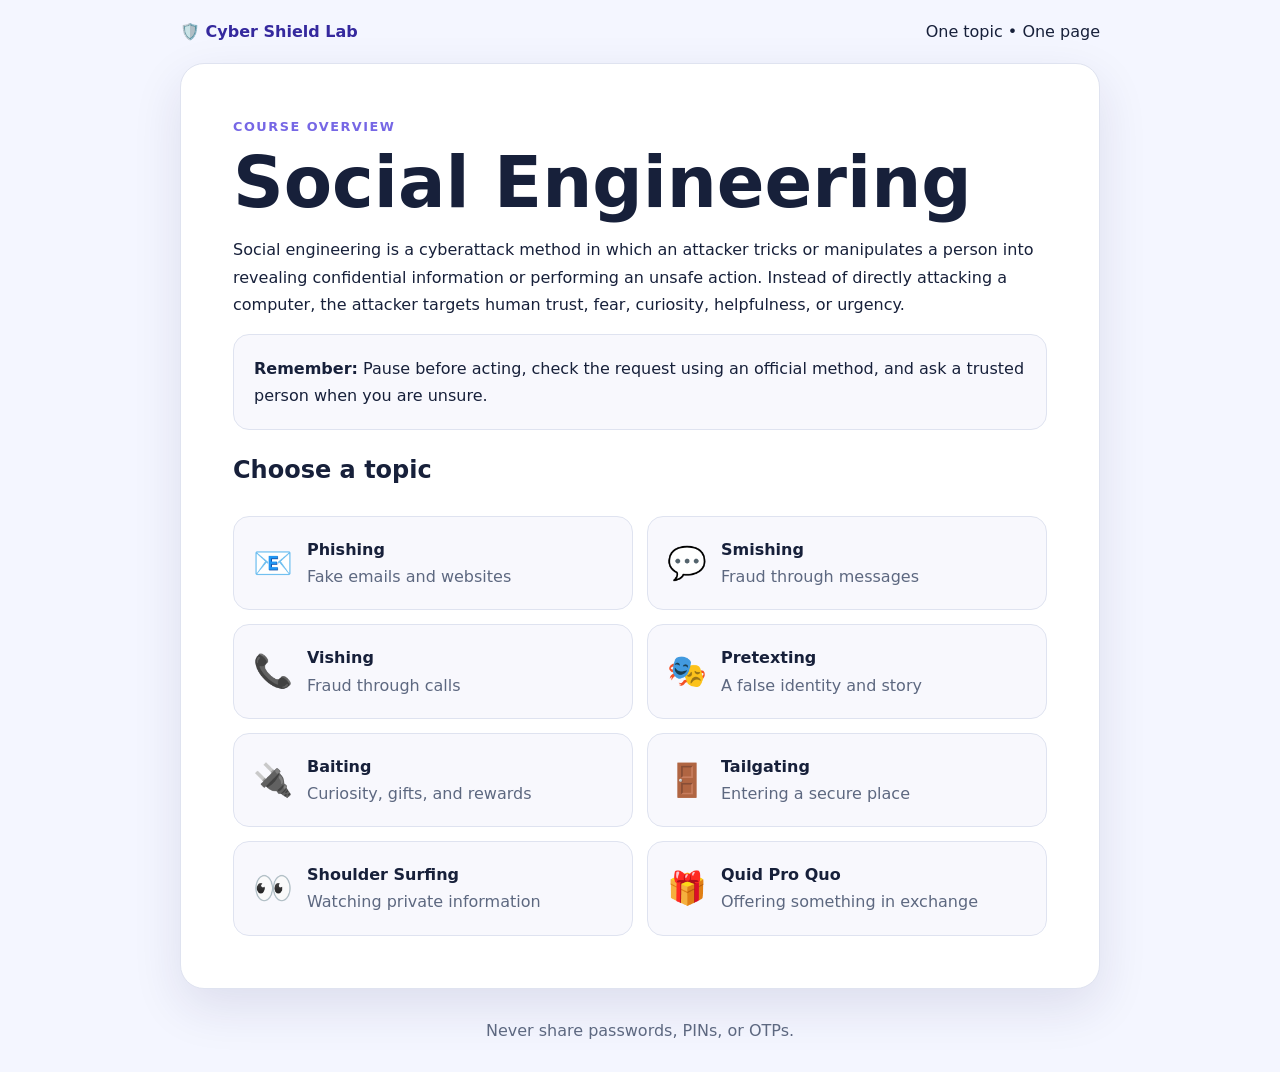
<file: index.html>
<!doctype html><html><head><meta charset="utf-8"><meta name="viewport" content="width=device-width"><title>Social Engineering Lab</title><link rel="stylesheet" href="styles.css"></head><body><header class="wrap"><a href="index.html">🛡️ Cyber Shield Lab</a><span>One topic • One page</span></header><main class="wrap"><section class="hero"><div class="eyebrow">Course overview</div><h1>Social Engineering</h1><p>Social engineering is a cyberattack method in which an attacker tricks or manipulates a person into revealing confidential information or performing an unsafe action. Instead of directly attacking a computer, the attacker targets human trust, fear, curiosity, helpfulness, or urgency.</p><div class="block"><b>Remember:</b> Pause before acting, check the request using an official method, and ask a trusted person when you are unsure.</div><h2>Choose a topic</h2><div class="grid"><a class="card" href="phishing.html"><b class="icon">📧</b><span><b>Phishing</b><span>Fake emails and websites</span></span></a><a class="card" href="smishing.html"><b class="icon">💬</b><span><b>Smishing</b><span>Fraud through messages</span></span></a><a class="card" href="vishing.html"><b class="icon">📞</b><span><b>Vishing</b><span>Fraud through calls</span></span></a><a class="card" href="pretexting.html"><b class="icon">🎭</b><span><b>Pretexting</b><span>A false identity and story</span></span></a><a class="card" href="baiting.html"><b class="icon">🔌</b><span><b>Baiting</b><span>Curiosity, gifts, and rewards</span></span></a><a class="card" href="tailgating.html"><b class="icon">🚪</b><span><b>Tailgating</b><span>Entering a secure place</span></span></a><a class="card" href="shoulder.html"><b class="icon">👀</b><span><b>Shoulder Surfing</b><span>Watching private information</span></span></a><a class="card" href="quid.html"><b class="icon">🎁</b><span><b>Quid Pro Quo</b><span>Offering something in exchange</span></span></a></div></section></main><footer>Never share passwords, PINs, or OTPs.</footer></body></html>
</file>
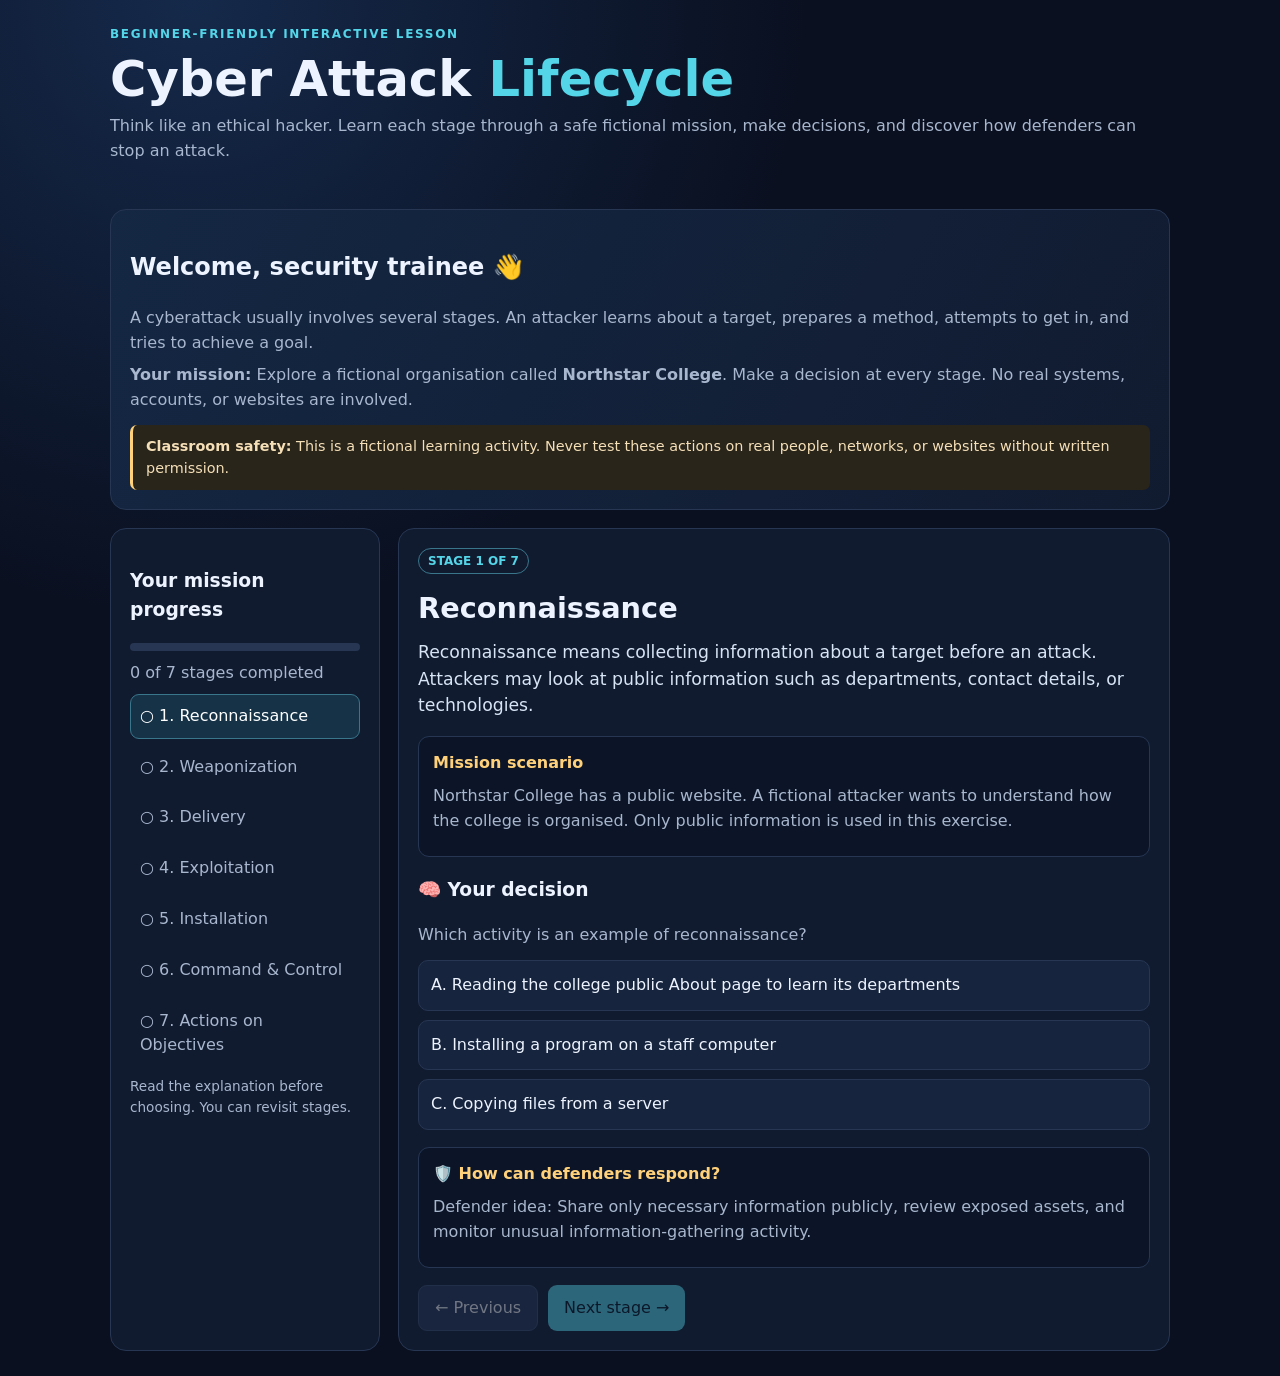
<file: cyber-attack-lifecycle/index.html>
<!doctype html>
<html lang="en"><head><meta charset="utf-8"><meta name="viewport" content="width=device-width,initial-scale=1"><title>Cyber Attack Lifecycle | Class Lab</title>
<style>
:root{--bg:#0a1020;--panel:#111b30;--panel2:#17243d;--line:#263653;--text:#edf4ff;--muted:#a8b7ce;--cyan:#54d6e8;--green:#70e0a1;--red:#ff7d88;--amber:#ffd17a}
*{box-sizing:border-box}body{margin:0;background:radial-gradient(circle at 15% 0%,#15294a 0,transparent 35%),var(--bg);color:var(--text);font:16px/1.55 system-ui,Segoe UI,sans-serif}header,main{max-width:1100px;margin:auto;padding:25px 20px}header{padding-bottom:12px}.eyebrow{color:var(--cyan);font-size:.75rem;font-weight:800;letter-spacing:.14em;text-transform:uppercase}h1{font-size:clamp(2rem,5vw,3.1rem);line-height:1.1;margin:8px 0}h1 span{color:var(--cyan)}p{color:var(--muted);margin:.5rem 0}.intro,.panel{background:var(--panel);border:1px solid var(--line);border-radius:16px;padding:19px}.intro{margin-bottom:18px;background:linear-gradient(120deg,#142743,#111b30)}.notice{border-left:3px solid var(--amber);background:#2a251b;padding:10px 13px;margin-top:12px;border-radius:7px;color:#f5dfb7;font-size:.9rem}.layout{display:grid;grid-template-columns:270px 1fr;gap:18px}.progress{height:8px;background:#263653;border-radius:20px;overflow:hidden;margin:10px 0}.progress div{height:100%;background:var(--cyan);width:0}.steps{display:grid;gap:6px}.step{width:100%;text-align:left;background:transparent;border:1px solid transparent;border-radius:9px;padding:9px;color:var(--muted);cursor:pointer;font:inherit}.step.active{border-color:#39768b;background:#153247;color:white}.step.done{color:var(--green)}.tag{display:inline-block;border:1px solid #39768b;color:var(--cyan);padding:3px 9px;border-radius:30px;font-size:.75rem;font-weight:750}.title{font-size:1.8rem;margin:12px 0 4px}.definition{font-size:1.08rem;color:#d7e4f5}.story{background:#0c1527;border:1px solid var(--line);padding:14px;border-radius:11px;margin:17px 0}.story strong{color:var(--amber)}.choices{display:grid;gap:9px;margin-top:12px}.choice{background:var(--panel2);border:1px solid var(--line);border-radius:10px;padding:12px;color:var(--text);text-align:left;cursor:pointer;font:inherit}.choice:hover{border-color:var(--cyan)}.choice:disabled{cursor:default;opacity:.85}.choice.correct{border-color:var(--green);background:#123327}.choice.wrong{border-color:var(--red);background:#351e2a}.feedback{display:none;background:#172a35;border:1px solid #39768b;padding:13px;border-radius:10px;margin-top:12px}.feedback.show{display:block}.feedback strong{color:var(--green)}.feedback.bad strong{color:var(--red)}.actions{display:flex;gap:10px;flex-wrap:wrap;margin-top:17px}.btn{border:0;border-radius:9px;padding:10px 16px;background:var(--cyan);color:#061522;font-weight:800;cursor:pointer;font:inherit}.btn.secondary{background:#263653;color:white;border:1px solid #3a4e6d}.btn:disabled{opacity:.4;cursor:not-allowed}.score{font-size:3rem;color:var(--green);font-weight:850}@media(max-width:740px){.layout{grid-template-columns:1fr}.steps{grid-template-columns:repeat(2,minmax(0,1fr))}}
</style></head><body>
<header><div class="eyebrow">Beginner-friendly interactive lesson</div><h1>Cyber Attack <span>Lifecycle</span></h1><p>Think like an ethical hacker. Learn each stage through a safe fictional mission, make decisions, and discover how defenders can stop an attack.</p></header>
<main><section class="intro"><h2>Welcome, security trainee 👋</h2><p>A cyberattack usually involves several stages. An attacker learns about a target, prepares a method, attempts to get in, and tries to achieve a goal.</p><p><b>Your mission:</b> Explore a fictional organisation called <b>Northstar College</b>. Make a decision at every stage. No real systems, accounts, or websites are involved.</p><div class="notice"><b>Classroom safety:</b> This is a fictional learning activity. Never test these actions on real people, networks, or websites without written permission.</div></section>
<div class="layout"><aside class="panel"><h3>Your mission progress</h3><div class="progress"><div id="bar"></div></div><p id="count">0 of 7 stages completed</p><nav class="steps" id="steps"></nav><p style="font-size:.85rem">Read the explanation before choosing. You can revisit stages.</p></aside><section class="panel" id="lesson"></section></div></main>
<script>
const stages=[
{name:'Reconnaissance',def:'Reconnaissance means collecting information about a target before an attack. Attackers may look at public information such as departments, contact details, or technologies.',scene:'Northstar College has a public website. A fictional attacker wants to understand how the college is organised. Only public information is used in this exercise.',q:'Which activity is an example of reconnaissance?',c:['Reading the college public About page to learn its departments','Installing a program on a staff computer','Copying files from a server'],a:0,why:'Looking at publicly available information to understand a target is reconnaissance.',protect:'Defender idea: Share only necessary information publicly, review exposed assets, and monitor unusual information-gathering activity.'},
{name:'Weaponization',def:'Weaponization is preparing the tool or content an attacker intends to use. In a phishing scenario, this might mean preparing a fake message or a suspicious attachment.',scene:'The fictional attacker prepares a fake “student timetable update” message. It is only a sample in this lesson; it is not sent to anyone.',q:'What belongs to the weaponization stage?',c:['Preparing a deceptive sample message','A student opening the message','Viewing copied data'],a:0,why:'Preparing the method or content is weaponization. Sending it is delivery.',protect:'Defender idea: Use email filtering, attachment scanning, and security awareness training.'},
{name:'Delivery',def:'Delivery is when the prepared content or tool reaches the target. Examples include a phishing email, malicious link, or infected removable device.',scene:'The sample timetable message appears in a fictional inbox. Nothing is emailed, downloaded, or executed.',q:'The fake timetable message arrives in the inbox. Which stage is this?',c:['Reconnaissance','Delivery','Actions on Objectives'],a:1,why:'Delivery means the prepared content has reached the target. The recipient has not necessarily opened it.',protect:'Defender idea: Email gateways, spam filters, URL protection, and reporting buttons can help.'},
{name:'Exploitation',def:'Exploitation happens when an attacker takes advantage of a weakness. The weakness might be a software bug, unsafe configuration, or a person being tricked.',scene:'A fictional user clicks the sample link. The training page displays a warning and blocks the action. This is only a simulation.',q:'What best describes exploitation?',c:['Finding a department name on a public page','Taking advantage of a weakness to cause an unintended action','Writing an incident report'],a:1,why:'Exploitation means using a weakness. Discovering information is reconnaissance.',protect:'Defender idea: Patch systems, use secure configurations, apply least privilege, and teach users to verify unexpected links.'},
{name:'Installation',def:'Installation is when an attacker places or establishes an unwanted tool on a target system, often to maintain access. Real incidents may involve malware.',scene:'The simulation shows a blocked installation attempt on a fictional computer. No file is created and nothing is installed on your device.',q:'What is the key idea of installation?',c:['An unwanted tool is placed on a target system','Researching public information','Delivering a message to an inbox'],a:0,why:'Installation is about establishing a foothold on a system. Delivery is getting content there.',protect:'Defender idea: Endpoint protection, application allowlisting, restricted permissions, and monitoring help.'},
{name:'Command & Control',def:'Command and Control (C2) is communication between an attacker and a compromised device. It may let the attacker send instructions or receive information.',scene:'A fictional dashboard shows a computer trying to contact an unknown server. The training simulation marks it as suspicious and blocks it. No external connection is made.',q:'What does Command & Control allow an attacker to do?',c:['Register a college domain','Communicate with a compromised device','Teach strong passwords'],a:1,why:'C2 is the communication channel used to interact with a compromised system.',protect:'Defender idea: Monitor unusual outbound traffic, use DNS/web filtering, and investigate unexpected connections.'},
{name:'Actions on Objectives',def:'This is where an attacker attempts to achieve their goal. Examples include stealing information, disrupting services, or changing data.',scene:'The fictional attacker wants to access student records. The college monitoring system raises an alert before any records are accessed. The scenario ends safely here.',q:'Which is an example of an attacker’s objective?',c:['Learning about the college from its public website','Preparing a sample message','Trying to steal confidential student records'],a:2,why:'Stealing confidential records is an objective. Earlier stages may lead towards it.',protect:'Defender idea: Back up data, restrict access, encrypt sensitive records, monitor access, and prepare an incident response plan.'}
];
let current=0,done=new Set(),answers={};const $=id=>document.getElementById(id);
function update(){ $('bar').style.width=(done.size/7*100)+'%';$('count').textContent=done.size+' of 7 stages completed';$('steps').innerHTML='';stages.forEach((s,i)=>{let b=document.createElement('button');b.className='step '+(i===current?'active ':'')+(done.has(i)?'done':'');b.textContent=(done.has(i)?'✓ ':'○ ')+(i+1)+'. '+s.name;b.onclick=()=>{current=i;render()};$('steps').appendChild(b)});}
function render(){update();let s=stages[current],old=answers[current];$('lesson').innerHTML='<span class="tag">STAGE '+(current+1)+' OF 7</span><h2 class="title">'+s.name+'</h2><p class="definition">'+s.def+'</p><div class="story"><strong>Mission scenario</strong><p>'+s.scene+'</p></div><h3>🧠 Your decision</h3><p>'+s.q+'</p><div class="choices" id="choices"></div><div class="feedback '+(old?'show':'')+(old&&!old.ok?' bad':'')+'" id="feedback">'+(old?'<strong>'+(old.ok?'Well done!':'Not quite — remember this.')+'</strong><p>'+s.why+'</p>':'')+'</div><div class="story"><strong>🛡️ How can defenders respond?</strong><p>'+s.protect+'</p></div><div class="actions"><button class="btn secondary" id="prev" '+(current===0?'disabled':'')+'>← Previous</button><button class="btn" id="next" '+(!old?'disabled':'')+'>'+(current===6?'Finish mission':'Next stage →')+'</button></div>';
s.c.forEach((choice,i)=>{let b=document.createElement('button');b.className='choice';b.textContent=String.fromCharCode(65+i)+'. '+choice;if(old){b.disabled=true;if(i===s.a)b.classList.add('correct');else if(i===old.pick)b.classList.add('wrong')}b.onclick=()=>answer(i);$('choices').appendChild(b)});$('prev').onclick=()=>{current--;render()};$('next').onclick=()=>{if(current<6){current++;render()}else finish()};}
function answer(pick){if(answers[current])return;let ok=pick===stages[current].a;answers[current]={pick,ok};if(ok)done.add(current);render()}
function finish(){let score=Object.values(answers).filter(x=>x.ok).length;$('lesson').innerHTML='<div style="text-align:center;padding:22px"><span class="tag">MISSION COMPLETE</span><h2 class="title">You completed the lifecycle!</h2><div class="score">'+score+'/7</div><p>You answered '+score+' out of 7 questions correctly.</p><div class="story" style="text-align:left"><strong>Quick recap</strong><p>Reconnaissance → Weaponization → Delivery → Exploitation → Installation → Command & Control → Actions on Objectives</p><p><b>Remember:</b> Real incidents do not always follow every stage in this exact order. This is a learning model.</p></div><button class="btn" onclick="current=0;done.clear();answers={};render()">Restart lesson</button></div>'}
render();
</script></body></html>
</file>
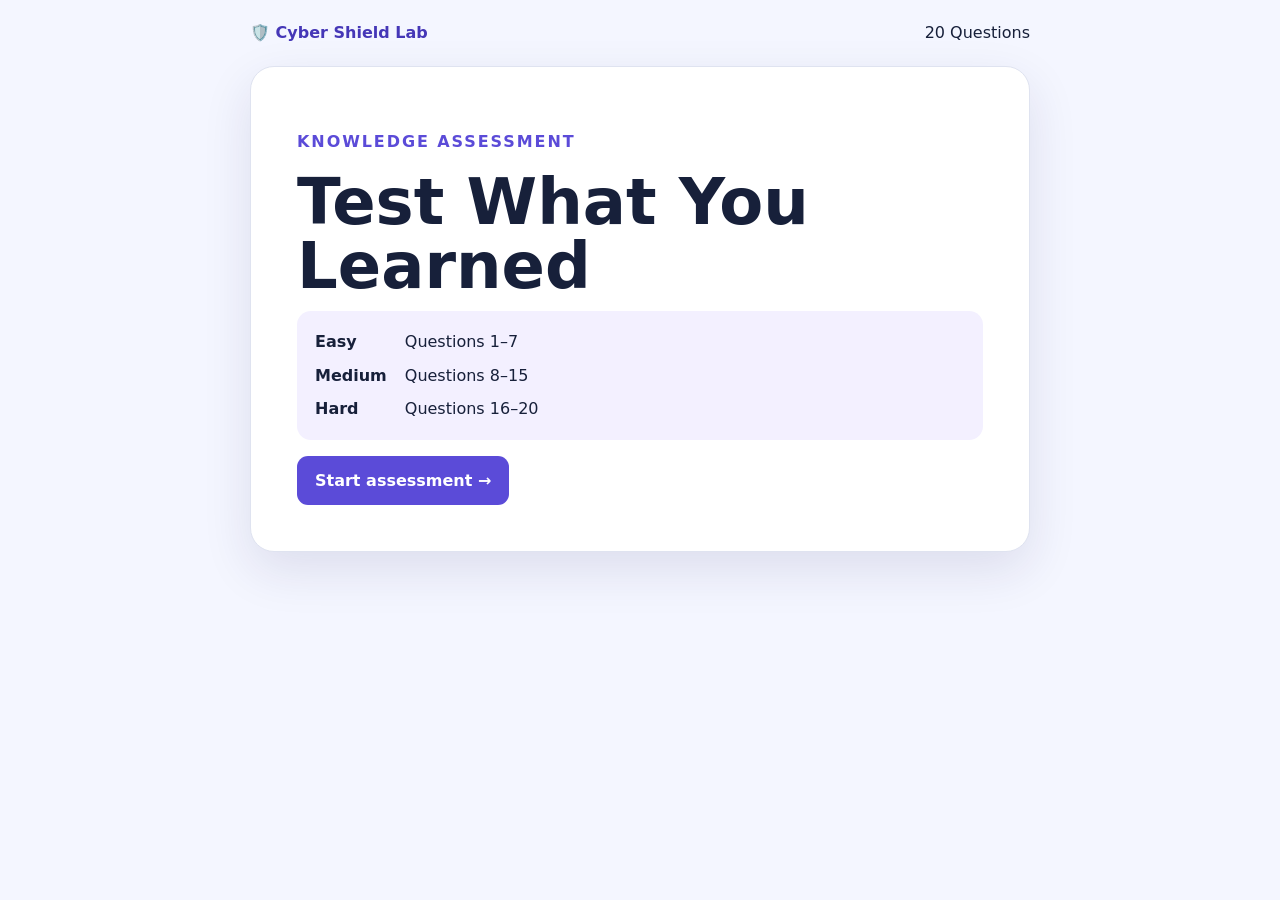
<file: assessment.html>
<!doctype html>
<html lang="en">
<head>
  <meta charset="utf-8">
  <meta name="viewport" content="width=device-width">
  <title>Social Engineering Assessment</title>
  <link rel="stylesheet" href="assessment.css">
</head>
<body>
  <main class="shell">
    <header><a href="index.html">🛡️ Cyber Shield Lab</a><span>20 Questions</span></header>

    <section class="card" id="intro">
      <p class="kicker">Knowledge assessment</p>
      <h1>Test What You Learned</h1>
      <div class="levels">
        <b>Easy</b><span>Questions 1–7</span>
        <b>Medium</b><span>Questions 8–15</span>
        <b>Hard</b><span>Questions 16–20</span>
      </div>
      <p></p>
      <button id="start">Start assessment →</button>
    </section>

    <section class="card hidden" id="quiz">
      <div class="topline"><span id="section"></span><span id="counter"></span></div>
      <p id="sectionNote" class="section-note"></p>
      <div class="bar"><i id="progress"></i></div>
      <h2 id="question"></h2>
      <p class="help">Choose carefully. You cannot change an answer after selecting it. You may also press 1, 2, or 3.</p>
      <div id="options" class="options"></div>
      <button id="hint" class="hint hidden">🖼️ Open optional hint in new tab</button>
      <p id="hintStatus" class="hint-status hidden">✓ Hint opened. Return here when you are ready.</p>
      <p id="error" class="error hidden" aria-live="polite"></p>
      <div id="feedback" class="feedback hidden" aria-live="polite"></div>
      <button id="next" class="hidden">Next question →</button>
    </section>

    <section class="card result hidden" id="result">
      <p class="kicker">Assessment complete</p>
      <div id="score" class="score"></div>
      <h2 id="level"></h2>
      <p id="resultText"></p>
      <div class="result-actions"><button class="secondary" onclick="print()">Print result</button><button class="secondary" id="retry">Try again</button></div>
      <p class="teacher-tip"></p>
    </section>
  </main>
  <script src="quiz-data.js"></script>
  <script src="assessment.js"></script>
</body>
</html>
</file>
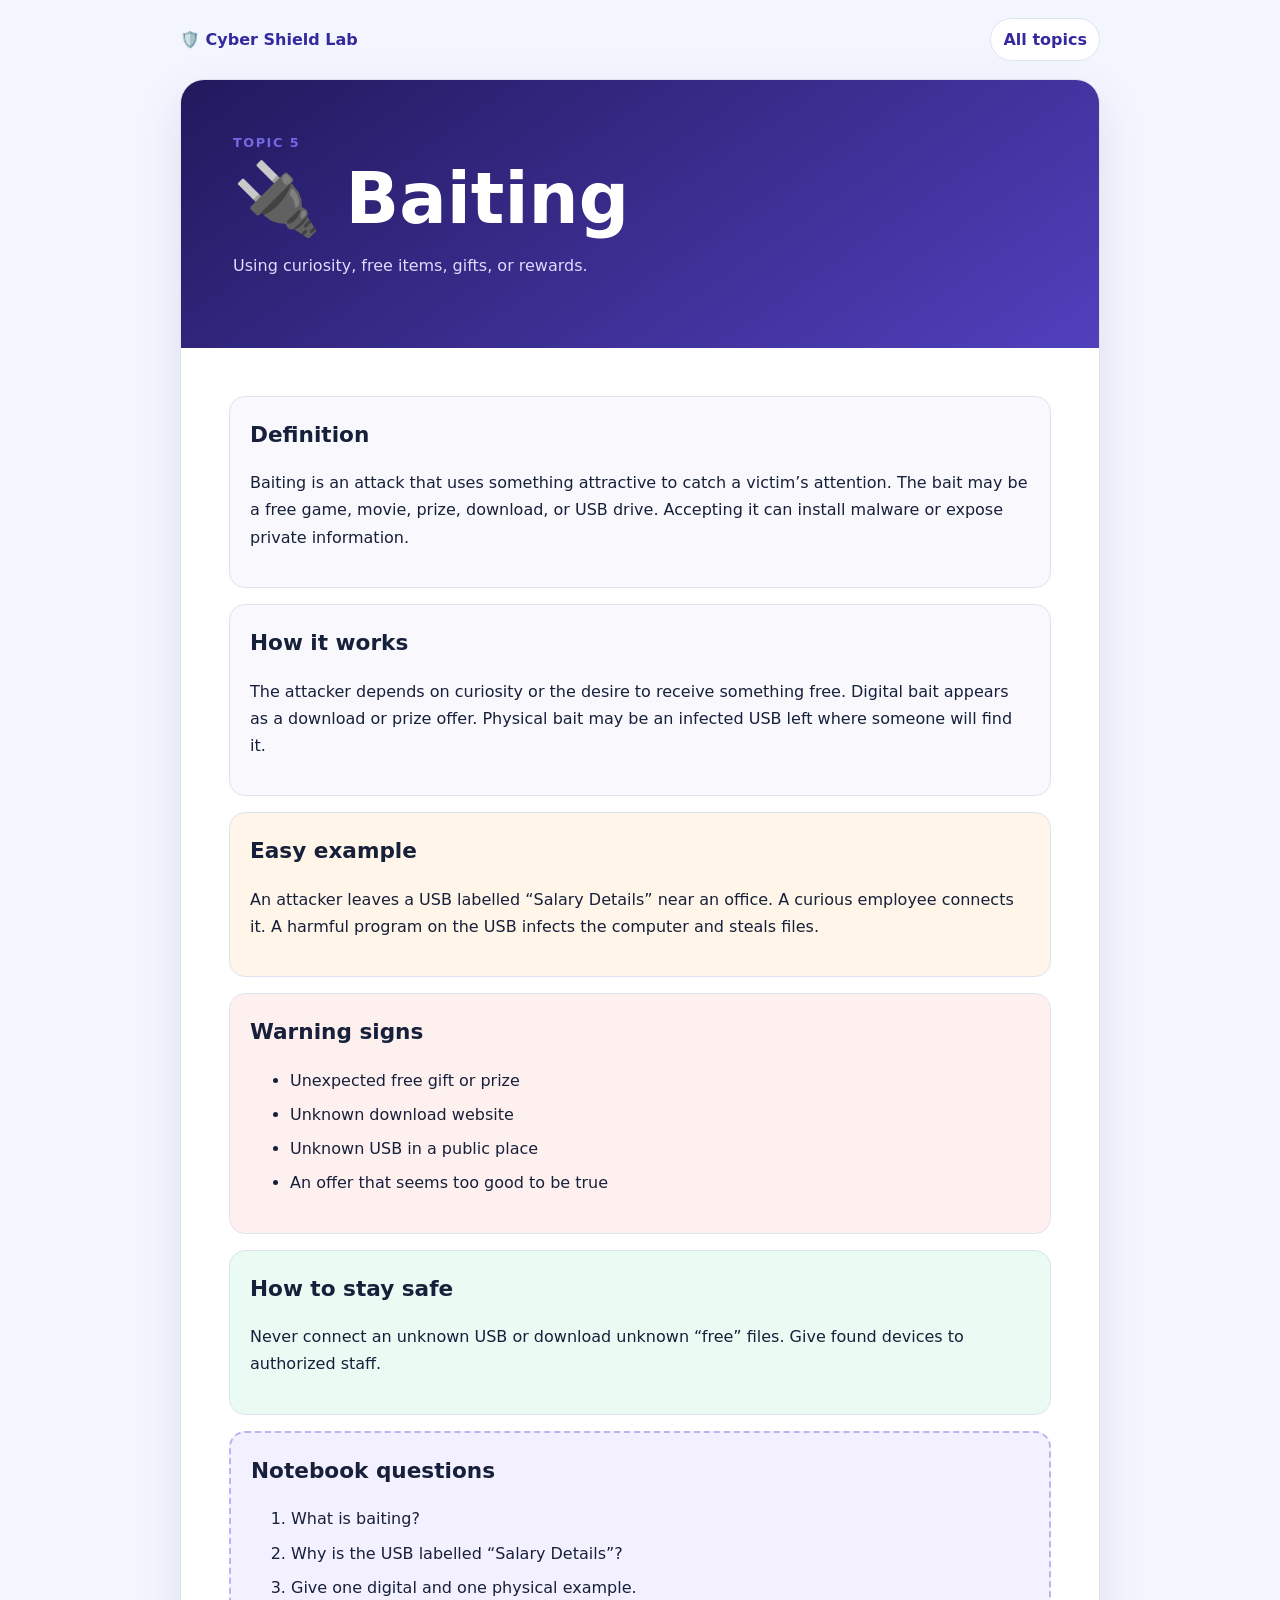
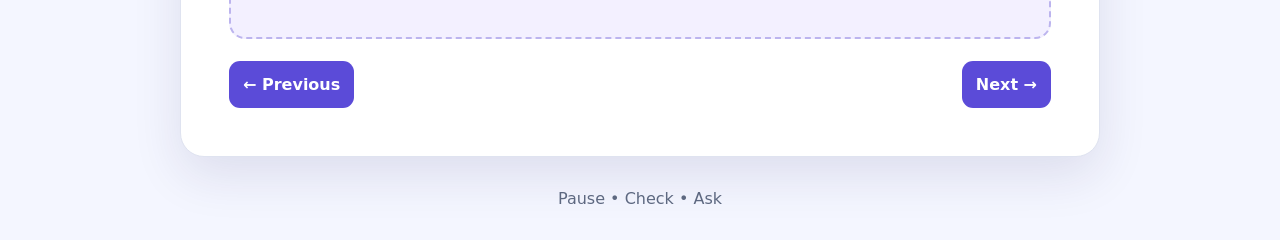
<file: baiting.html>
<!doctype html><html><head><meta charset="utf-8"><meta name="viewport" content="width=device-width"><title>Baiting</title><link rel="stylesheet" href="styles.css"></head><body><header class="wrap"><a href="index.html">🛡️ Cyber Shield Lab</a><a class="home" href="index.html">All topics</a></header><main class="wrap lesson"><section class="head"><div class="eyebrow">Topic 5</div><h1>🔌 Baiting</h1><p>Using curiosity, free items, gifts, or rewards.</p></section><div class="content"><section class="block"><h2>Definition</h2><p>Baiting is an attack that uses something attractive to catch a victim’s attention. The bait may be a free game, movie, prize, download, or USB drive. Accepting it can install malware or expose private information.</p></section><section class="block"><h2>How it works</h2><p>The attacker depends on curiosity or the desire to receive something free. Digital bait appears as a download or prize offer. Physical bait may be an infected USB left where someone will find it.</p></section><section class="block example"><h2>Easy example</h2><p>An attacker leaves a USB labelled “Salary Details” near an office. A curious employee connects it. A harmful program on the USB infects the computer and steals files.</p></section><section class="block warning"><h2>Warning signs</h2><ul><li>Unexpected free gift or prize</li><li>Unknown download website</li><li>Unknown USB in a public place</li><li>An offer that seems too good to be true</li></ul></section><section class="block safe"><h2>How to stay safe</h2><p>Never connect an unknown USB or download unknown “free” files. Give found devices to authorized staff.</p></section><section class="block questions"><h2>Notebook questions</h2><ol><li>What is baiting?</li><li>Why is the USB labelled “Salary Details”?</li><li>Give one digital and one physical example.</li></ol></section><nav class="nav"><a href="pretexting.html">← Previous</a><a href="tailgating.html">Next →</a></nav></div></main><footer>Pause • Check • Ask</footer></body></html>
</file>
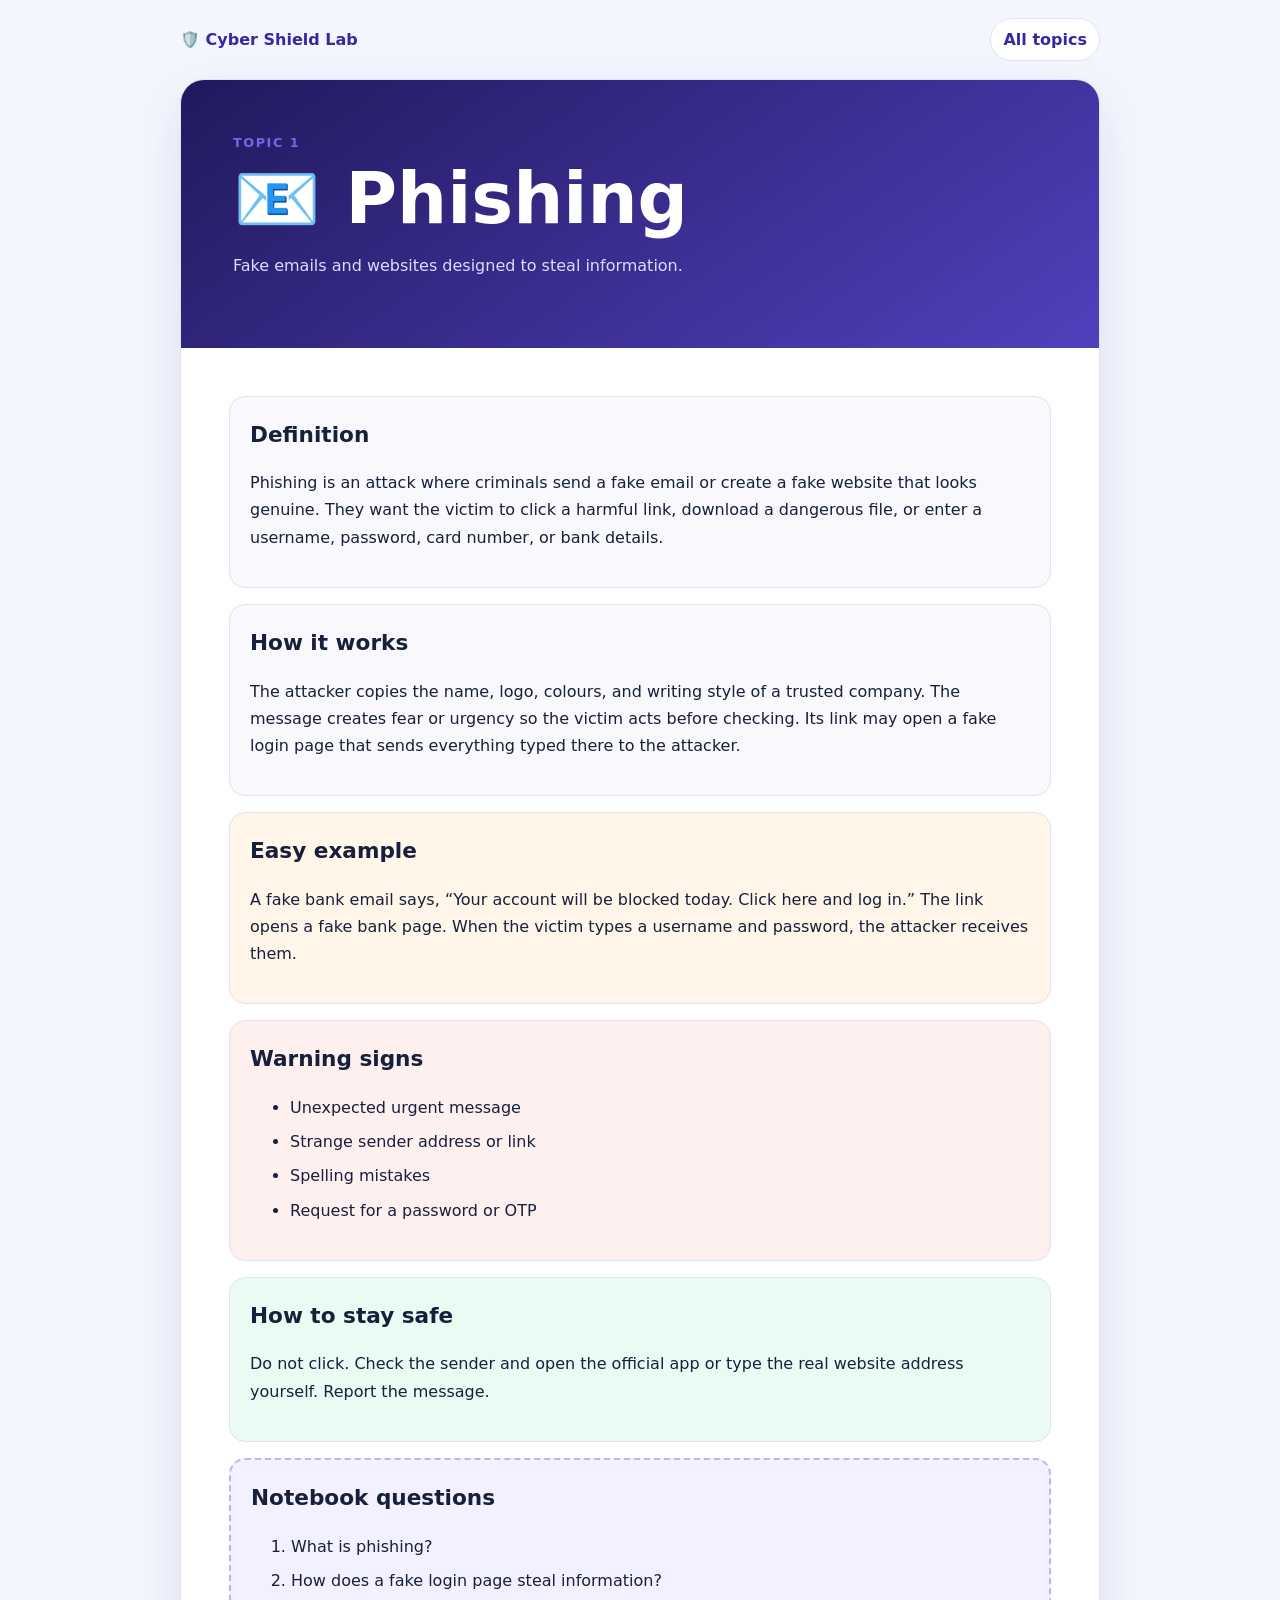
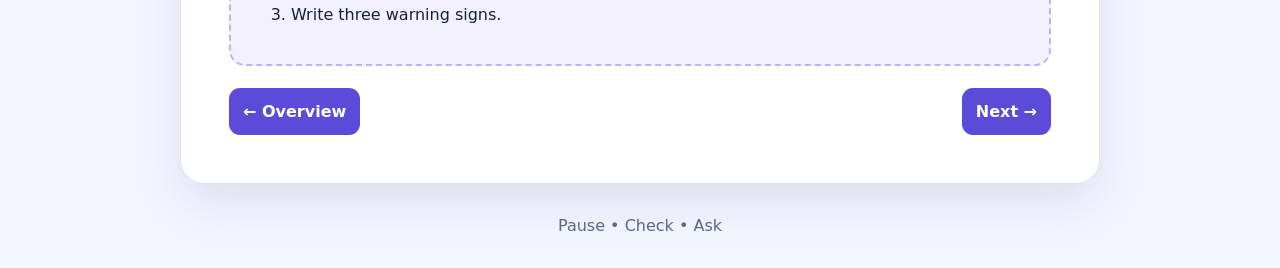
<file: phishing.html>
<!doctype html><html><head><meta charset="utf-8"><meta name="viewport" content="width=device-width"><title>Phishing</title><link rel="stylesheet" href="styles.css"></head><body><header class="wrap"><a href="index.html">🛡️ Cyber Shield Lab</a><a class="home" href="index.html">All topics</a></header><main class="wrap lesson"><section class="head"><div class="eyebrow">Topic 1</div><h1>📧 Phishing</h1><p>Fake emails and websites designed to steal information.</p></section><div class="content"><section class="block"><h2>Definition</h2><p>Phishing is an attack where criminals send a fake email or create a fake website that looks genuine. They want the victim to click a harmful link, download a dangerous file, or enter a username, password, card number, or bank details.</p></section><section class="block"><h2>How it works</h2><p>The attacker copies the name, logo, colours, and writing style of a trusted company. The message creates fear or urgency so the victim acts before checking. Its link may open a fake login page that sends everything typed there to the attacker.</p></section><section class="block example"><h2>Easy example</h2><p>A fake bank email says, “Your account will be blocked today. Click here and log in.” The link opens a fake bank page. When the victim types a username and password, the attacker receives them.</p></section><section class="block warning"><h2>Warning signs</h2><ul><li>Unexpected urgent message</li><li>Strange sender address or link</li><li>Spelling mistakes</li><li>Request for a password or OTP</li></ul></section><section class="block safe"><h2>How to stay safe</h2><p>Do not click. Check the sender and open the official app or type the real website address yourself. Report the message.</p></section><section class="block questions"><h2>Notebook questions</h2><ol><li>What is phishing?</li><li>How does a fake login page steal information?</li><li>Write three warning signs.</li></ol></section><nav class="nav"><a href="index.html">← Overview</a><a href="smishing.html">Next →</a></nav></div></main><footer>Pause • Check • Ask</footer></body></html>
</file>
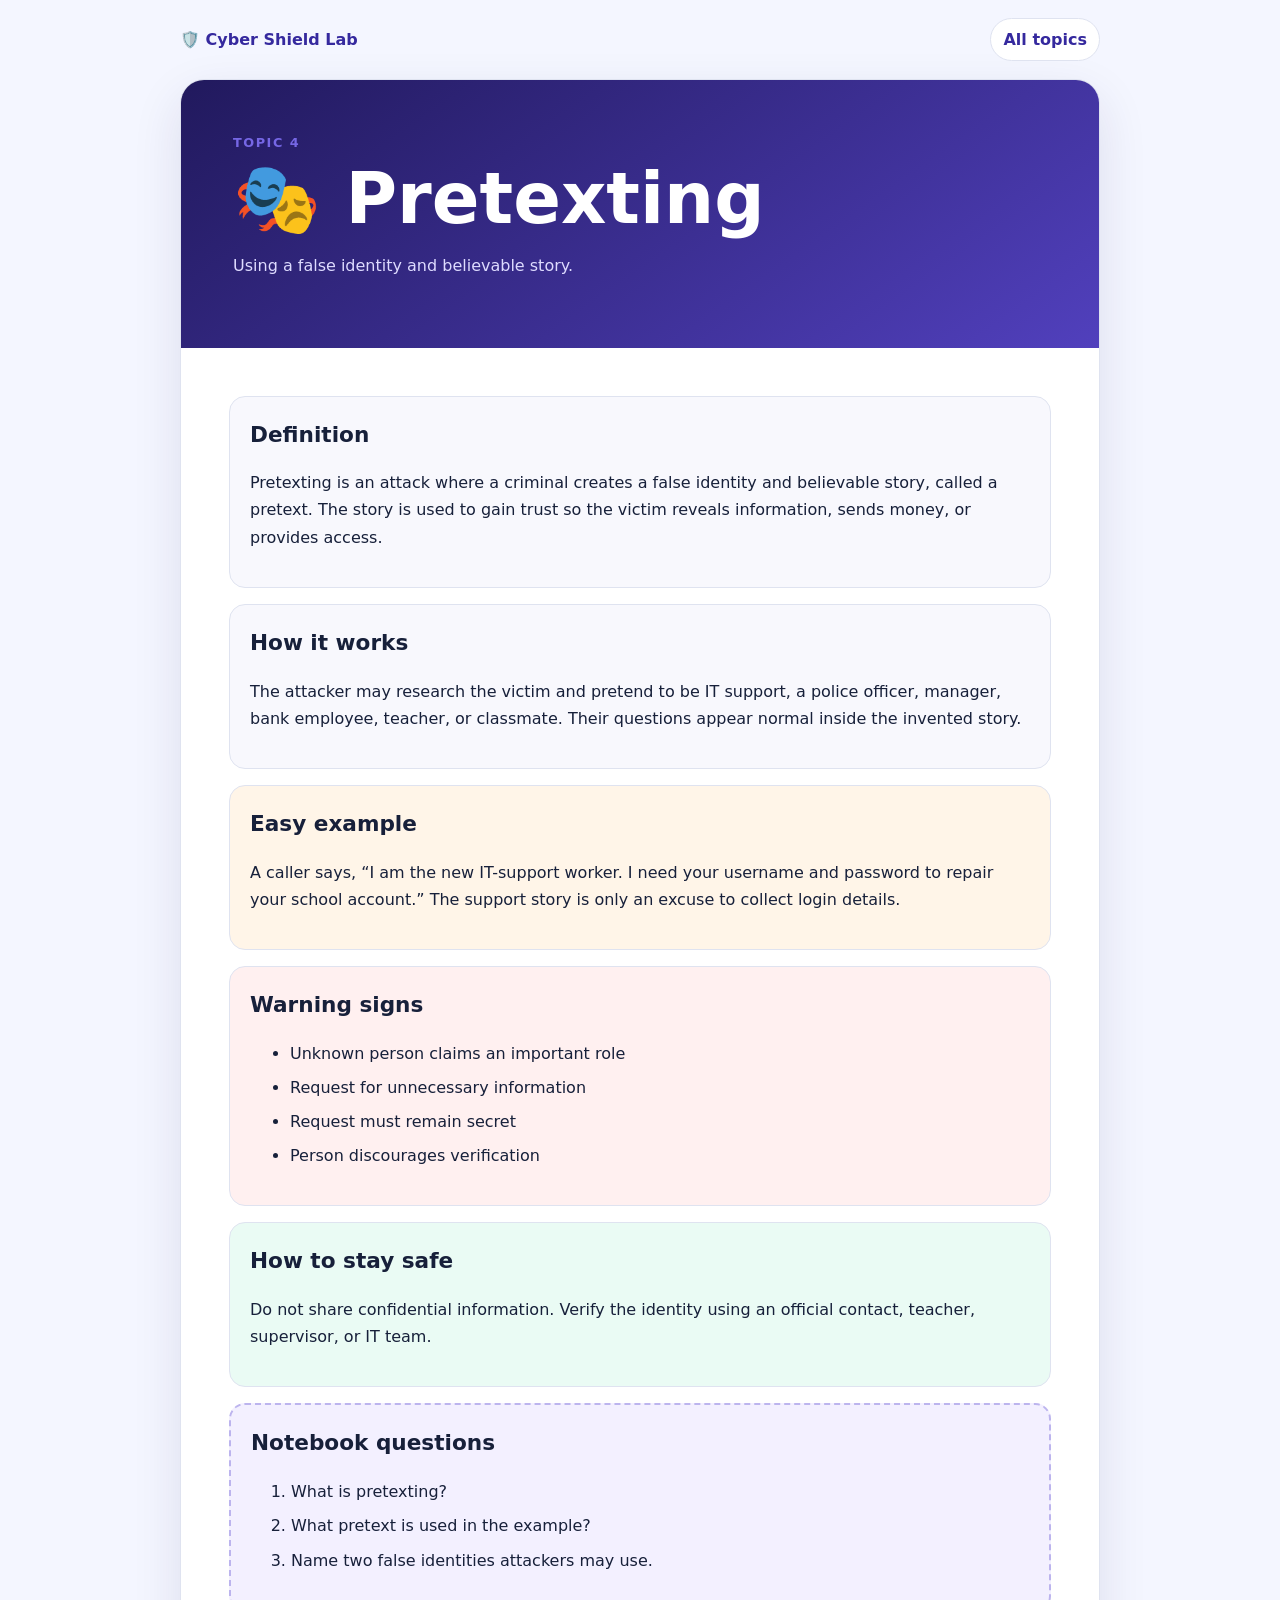
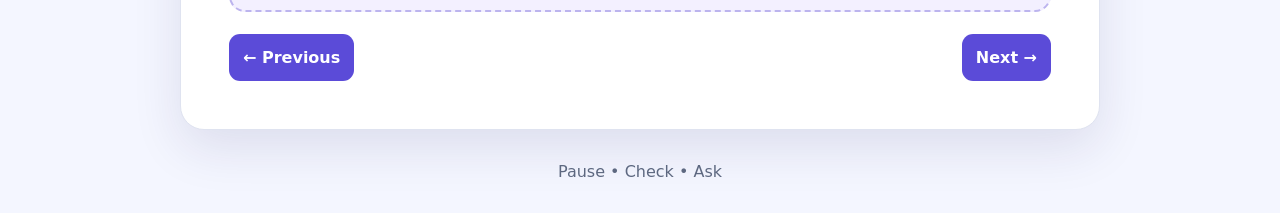
<file: pretexting.html>
<!doctype html><html><head><meta charset="utf-8"><meta name="viewport" content="width=device-width"><title>Pretexting</title><link rel="stylesheet" href="styles.css"></head><body><header class="wrap"><a href="index.html">🛡️ Cyber Shield Lab</a><a class="home" href="index.html">All topics</a></header><main class="wrap lesson"><section class="head"><div class="eyebrow">Topic 4</div><h1>🎭 Pretexting</h1><p>Using a false identity and believable story.</p></section><div class="content"><section class="block"><h2>Definition</h2><p>Pretexting is an attack where a criminal creates a false identity and believable story, called a pretext. The story is used to gain trust so the victim reveals information, sends money, or provides access.</p></section><section class="block"><h2>How it works</h2><p>The attacker may research the victim and pretend to be IT support, a police officer, manager, bank employee, teacher, or classmate. Their questions appear normal inside the invented story.</p></section><section class="block example"><h2>Easy example</h2><p>A caller says, “I am the new IT-support worker. I need your username and password to repair your school account.” The support story is only an excuse to collect login details.</p></section><section class="block warning"><h2>Warning signs</h2><ul><li>Unknown person claims an important role</li><li>Request for unnecessary information</li><li>Request must remain secret</li><li>Person discourages verification</li></ul></section><section class="block safe"><h2>How to stay safe</h2><p>Do not share confidential information. Verify the identity using an official contact, teacher, supervisor, or IT team.</p></section><section class="block questions"><h2>Notebook questions</h2><ol><li>What is pretexting?</li><li>What pretext is used in the example?</li><li>Name two false identities attackers may use.</li></ol></section><nav class="nav"><a href="vishing.html">← Previous</a><a href="baiting.html">Next →</a></nav></div></main><footer>Pause • Check • Ask</footer></body></html>
</file>
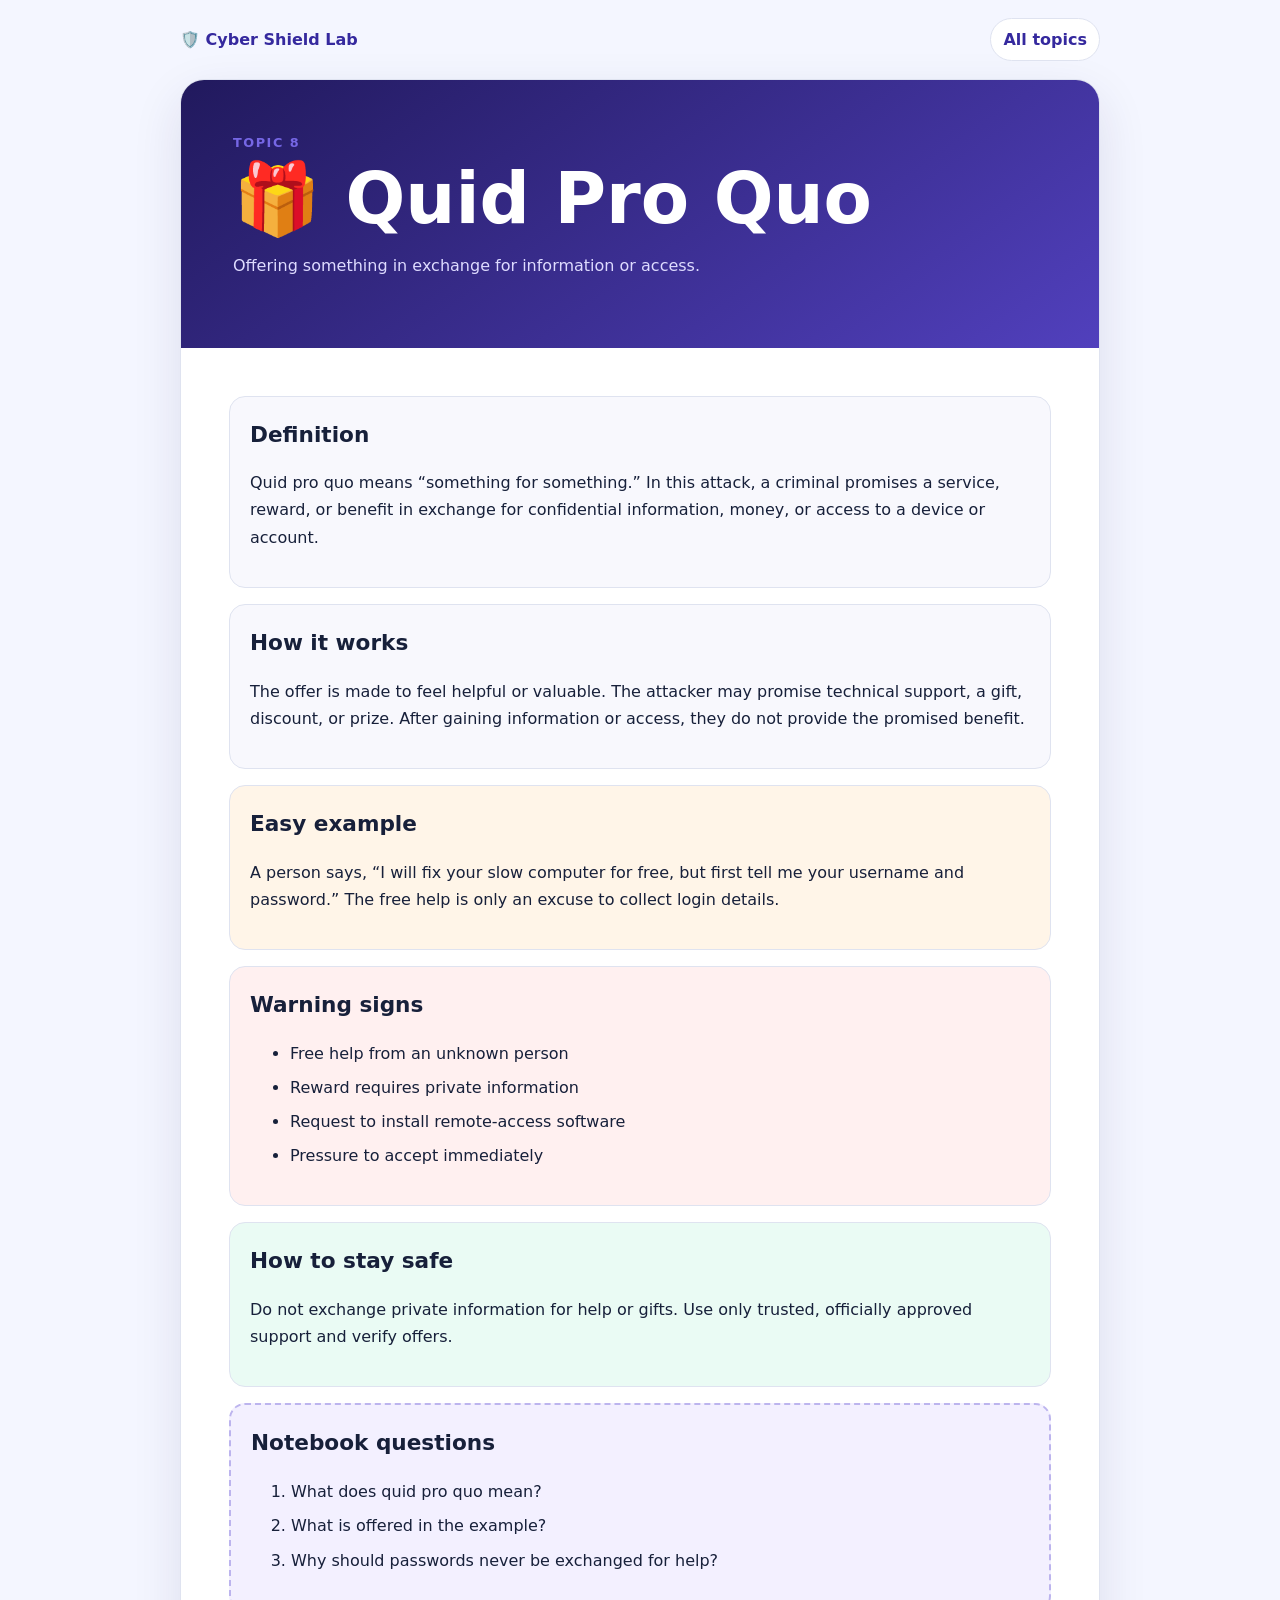
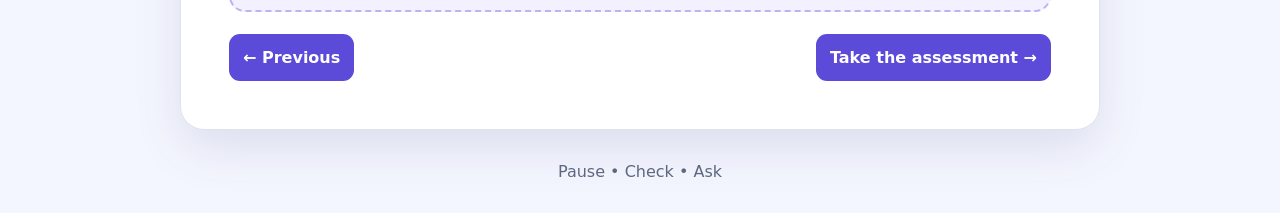
<file: quid.html>
<!doctype html><html><head><meta charset="utf-8"><meta name="viewport" content="width=device-width"><title>Quid Pro Quo</title><link rel="stylesheet" href="styles.css"></head><body><header class="wrap"><a href="index.html">🛡️ Cyber Shield Lab</a><a class="home" href="index.html">All topics</a></header><main class="wrap lesson"><section class="head"><div class="eyebrow">Topic 8</div><h1>🎁 Quid Pro Quo</h1><p>Offering something in exchange for information or access.</p></section><div class="content"><section class="block"><h2>Definition</h2><p>Quid pro quo means “something for something.” In this attack, a criminal promises a service, reward, or benefit in exchange for confidential information, money, or access to a device or account.</p></section><section class="block"><h2>How it works</h2><p>The offer is made to feel helpful or valuable. The attacker may promise technical support, a gift, discount, or prize. After gaining information or access, they do not provide the promised benefit.</p></section><section class="block example"><h2>Easy example</h2><p>A person says, “I will fix your slow computer for free, but first tell me your username and password.” The free help is only an excuse to collect login details.</p></section><section class="block warning"><h2>Warning signs</h2><ul><li>Free help from an unknown person</li><li>Reward requires private information</li><li>Request to install remote-access software</li><li>Pressure to accept immediately</li></ul></section><section class="block safe"><h2>How to stay safe</h2><p>Do not exchange private information for help or gifts. Use only trusted, officially approved support and verify offers.</p></section><section class="block questions"><h2>Notebook questions</h2><ol><li>What does quid pro quo mean?</li><li>What is offered in the example?</li><li>Why should passwords never be exchanged for help?</li></ol></section><nav class="nav"><a href="shoulder.html">← Previous</a><a href="assessment.html">Take the assessment →</a></nav></div></main><footer>Pause • Check • Ask</footer></body></html>
</file>
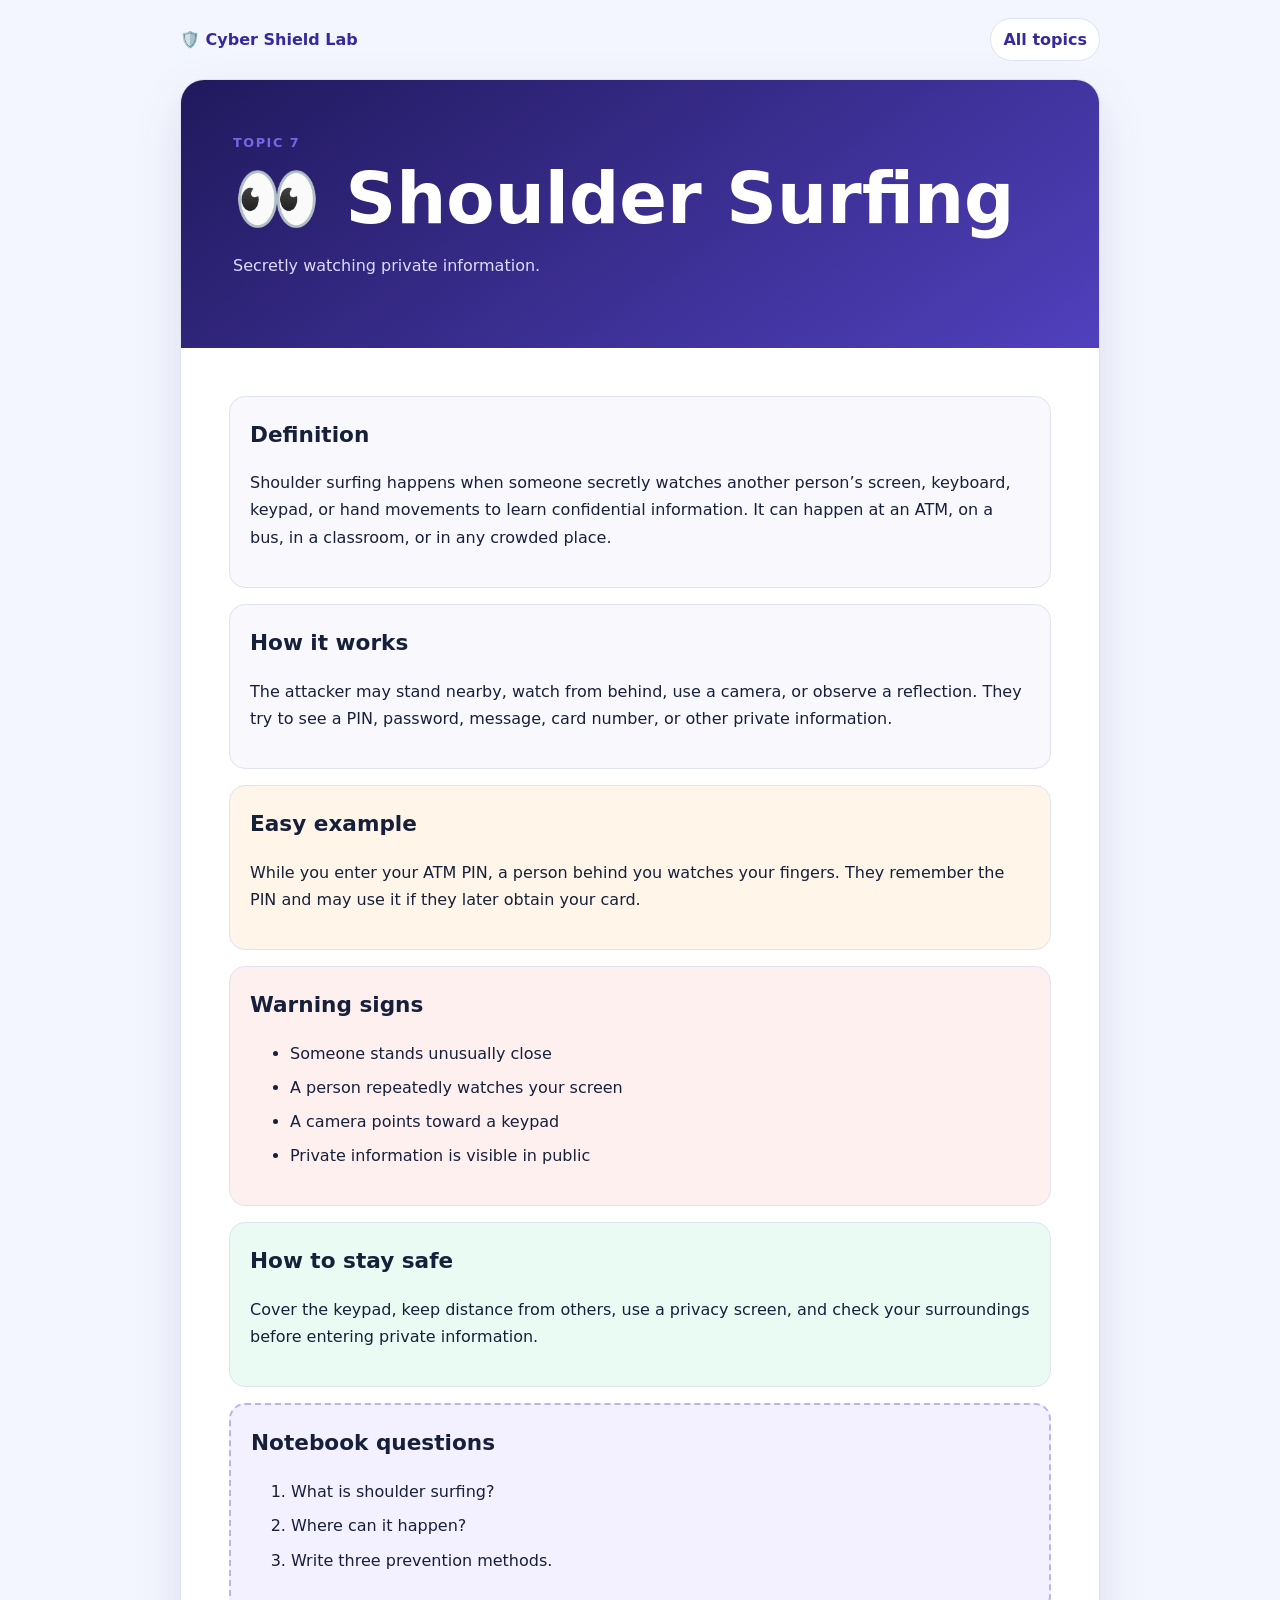
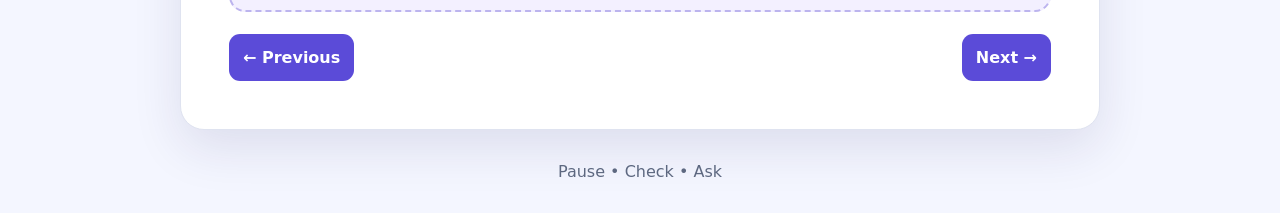
<file: shoulder.html>
<!doctype html><html><head><meta charset="utf-8"><meta name="viewport" content="width=device-width"><title>Shoulder Surfing</title><link rel="stylesheet" href="styles.css"></head><body><header class="wrap"><a href="index.html">🛡️ Cyber Shield Lab</a><a class="home" href="index.html">All topics</a></header><main class="wrap lesson"><section class="head"><div class="eyebrow">Topic 7</div><h1>👀 Shoulder Surfing</h1><p>Secretly watching private information.</p></section><div class="content"><section class="block"><h2>Definition</h2><p>Shoulder surfing happens when someone secretly watches another person’s screen, keyboard, keypad, or hand movements to learn confidential information. It can happen at an ATM, on a bus, in a classroom, or in any crowded place.</p></section><section class="block"><h2>How it works</h2><p>The attacker may stand nearby, watch from behind, use a camera, or observe a reflection. They try to see a PIN, password, message, card number, or other private information.</p></section><section class="block example"><h2>Easy example</h2><p>While you enter your ATM PIN, a person behind you watches your fingers. They remember the PIN and may use it if they later obtain your card.</p></section><section class="block warning"><h2>Warning signs</h2><ul><li>Someone stands unusually close</li><li>A person repeatedly watches your screen</li><li>A camera points toward a keypad</li><li>Private information is visible in public</li></ul></section><section class="block safe"><h2>How to stay safe</h2><p>Cover the keypad, keep distance from others, use a privacy screen, and check your surroundings before entering private information.</p></section><section class="block questions"><h2>Notebook questions</h2><ol><li>What is shoulder surfing?</li><li>Where can it happen?</li><li>Write three prevention methods.</li></ol></section><nav class="nav"><a href="tailgating.html">← Previous</a><a href="quid.html">Next →</a></nav></div></main><footer>Pause • Check • Ask</footer></body></html>
</file>
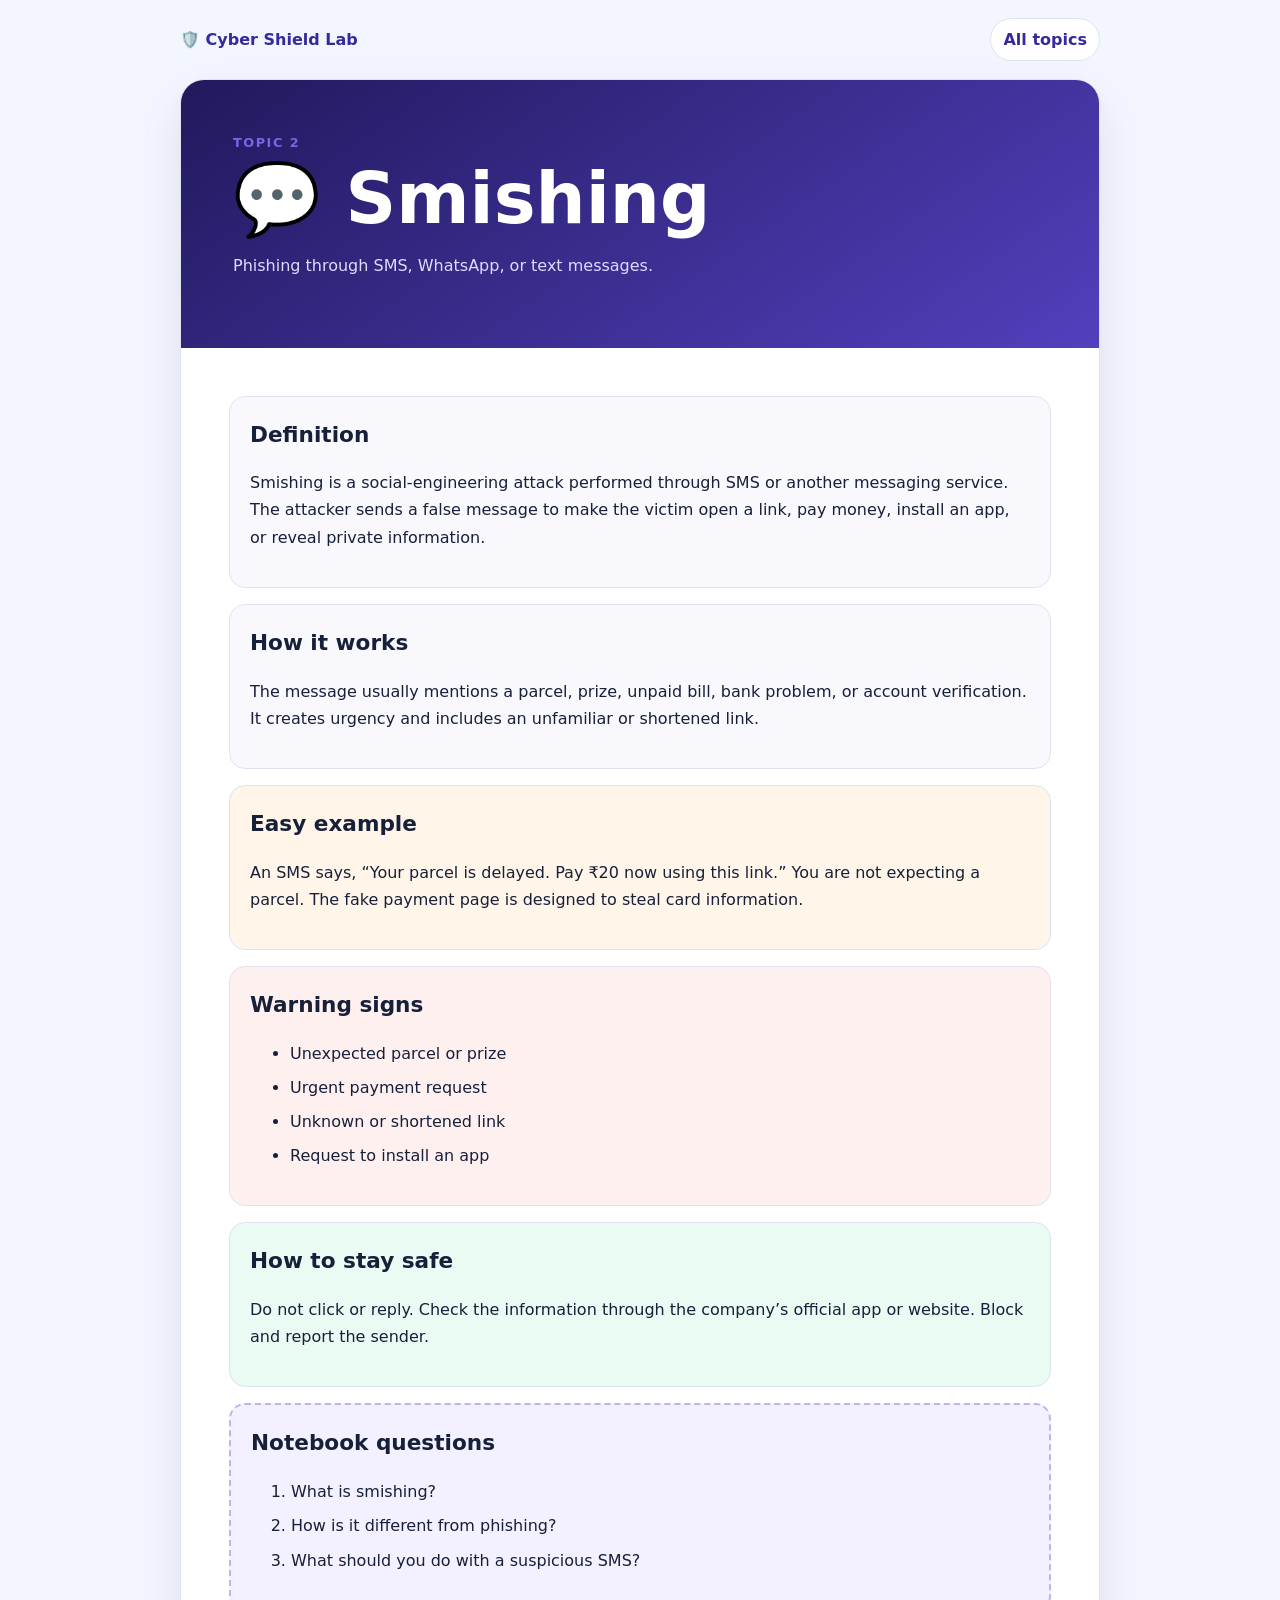
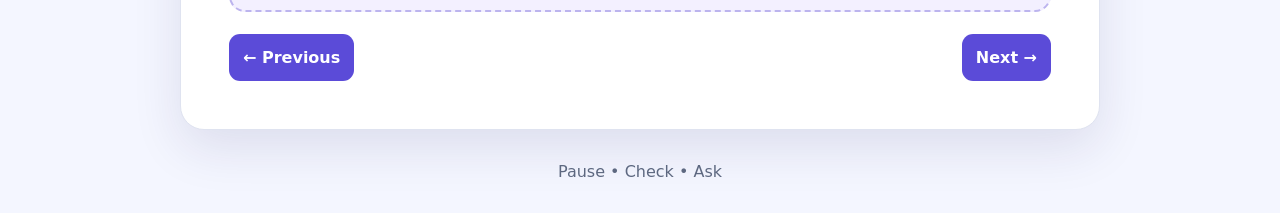
<file: smishing.html>
<!doctype html><html><head><meta charset="utf-8"><meta name="viewport" content="width=device-width"><title>Smishing</title><link rel="stylesheet" href="styles.css"></head><body><header class="wrap"><a href="index.html">🛡️ Cyber Shield Lab</a><a class="home" href="index.html">All topics</a></header><main class="wrap lesson"><section class="head"><div class="eyebrow">Topic 2</div><h1>💬 Smishing</h1><p>Phishing through SMS, WhatsApp, or text messages.</p></section><div class="content"><section class="block"><h2>Definition</h2><p>Smishing is a social-engineering attack performed through SMS or another messaging service. The attacker sends a false message to make the victim open a link, pay money, install an app, or reveal private information.</p></section><section class="block"><h2>How it works</h2><p>The message usually mentions a parcel, prize, unpaid bill, bank problem, or account verification. It creates urgency and includes an unfamiliar or shortened link.</p></section><section class="block example"><h2>Easy example</h2><p>An SMS says, “Your parcel is delayed. Pay ₹20 now using this link.” You are not expecting a parcel. The fake payment page is designed to steal card information.</p></section><section class="block warning"><h2>Warning signs</h2><ul><li>Unexpected parcel or prize</li><li>Urgent payment request</li><li>Unknown or shortened link</li><li>Request to install an app</li></ul></section><section class="block safe"><h2>How to stay safe</h2><p>Do not click or reply. Check the information through the company’s official app or website. Block and report the sender.</p></section><section class="block questions"><h2>Notebook questions</h2><ol><li>What is smishing?</li><li>How is it different from phishing?</li><li>What should you do with a suspicious SMS?</li></ol></section><nav class="nav"><a href="phishing.html">← Previous</a><a href="vishing.html">Next →</a></nav></div></main><footer>Pause • Check • Ask</footer></body></html>
</file>
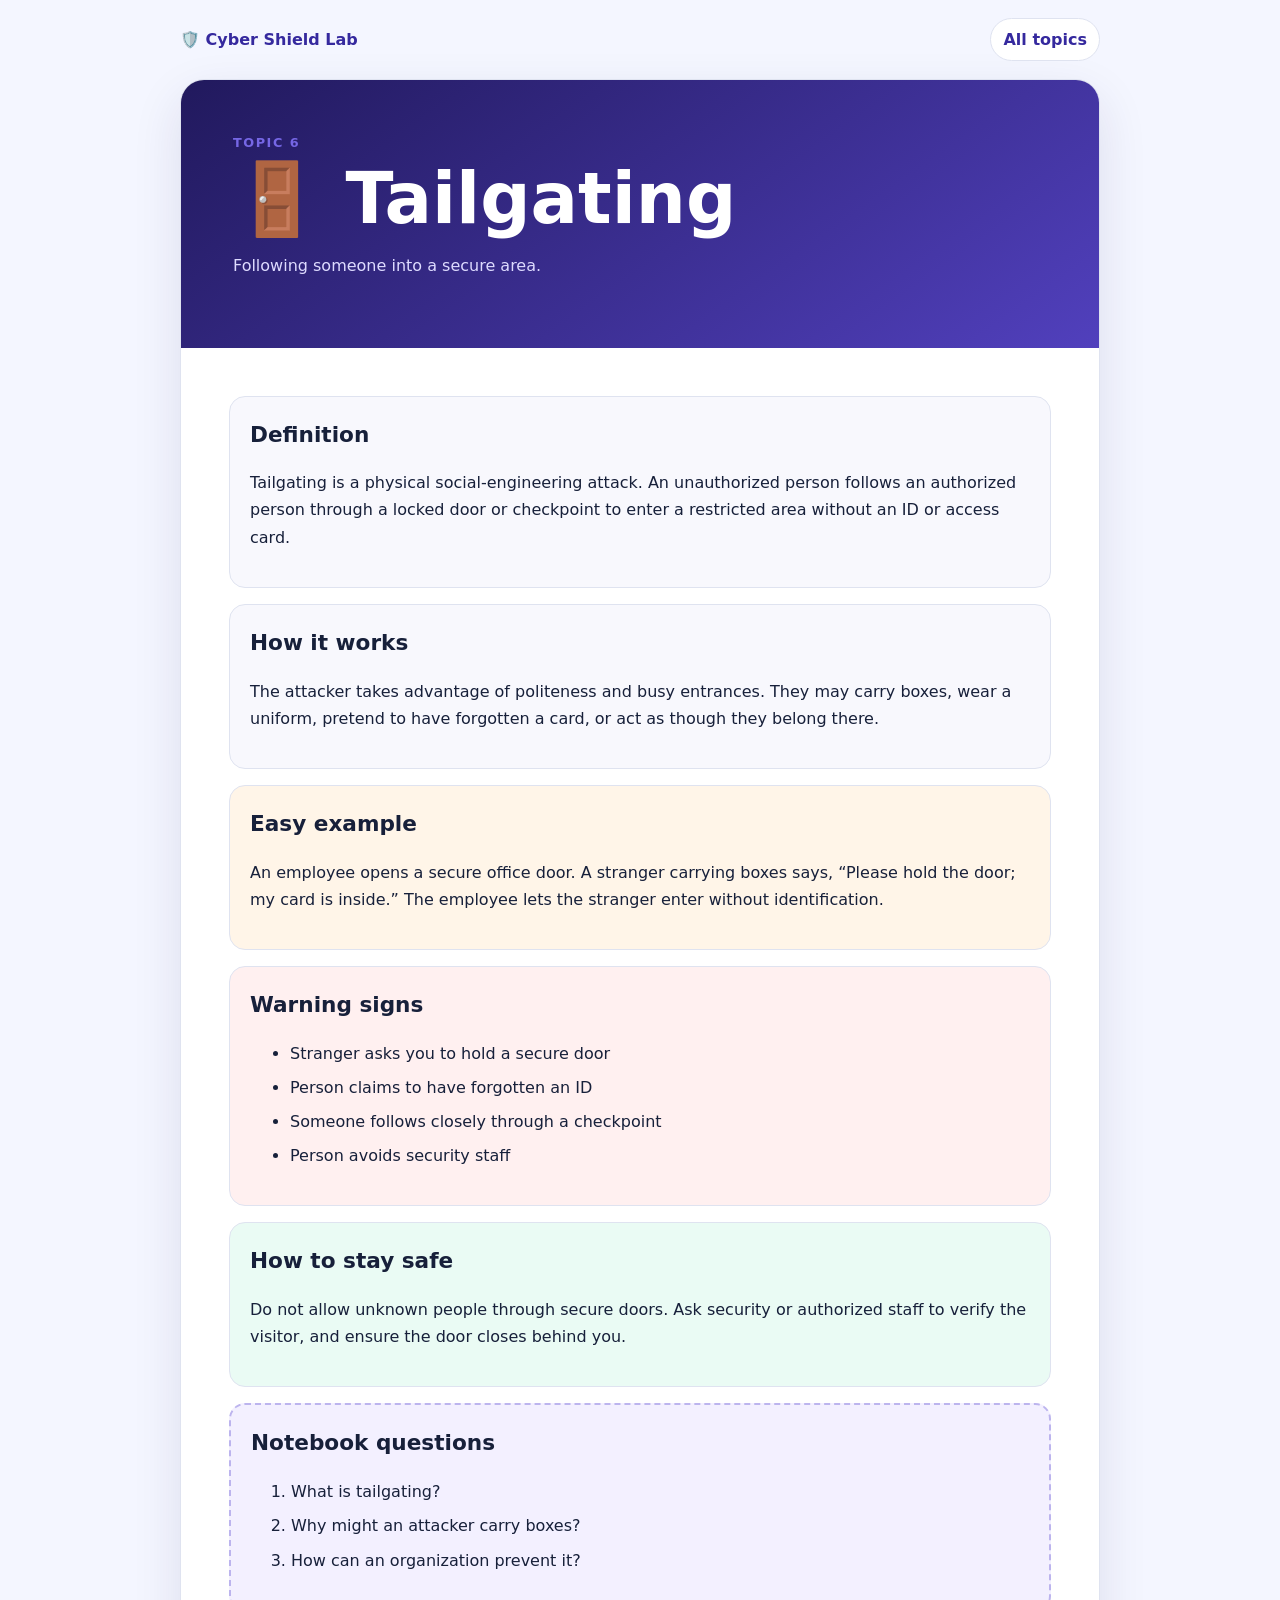
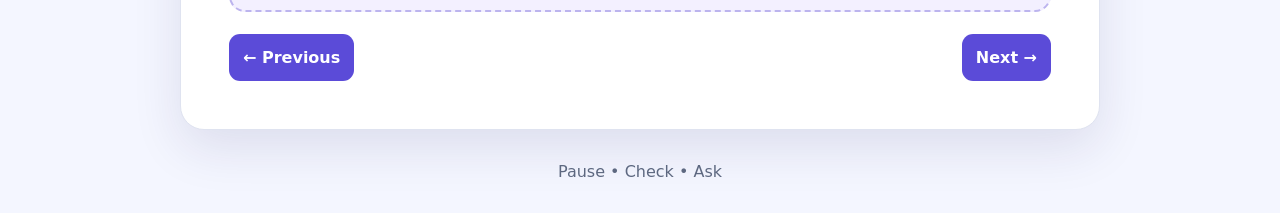
<file: tailgating.html>
<!doctype html><html><head><meta charset="utf-8"><meta name="viewport" content="width=device-width"><title>Tailgating</title><link rel="stylesheet" href="styles.css"></head><body><header class="wrap"><a href="index.html">🛡️ Cyber Shield Lab</a><a class="home" href="index.html">All topics</a></header><main class="wrap lesson"><section class="head"><div class="eyebrow">Topic 6</div><h1>🚪 Tailgating</h1><p>Following someone into a secure area.</p></section><div class="content"><section class="block"><h2>Definition</h2><p>Tailgating is a physical social-engineering attack. An unauthorized person follows an authorized person through a locked door or checkpoint to enter a restricted area without an ID or access card.</p></section><section class="block"><h2>How it works</h2><p>The attacker takes advantage of politeness and busy entrances. They may carry boxes, wear a uniform, pretend to have forgotten a card, or act as though they belong there.</p></section><section class="block example"><h2>Easy example</h2><p>An employee opens a secure office door. A stranger carrying boxes says, “Please hold the door; my card is inside.” The employee lets the stranger enter without identification.</p></section><section class="block warning"><h2>Warning signs</h2><ul><li>Stranger asks you to hold a secure door</li><li>Person claims to have forgotten an ID</li><li>Someone follows closely through a checkpoint</li><li>Person avoids security staff</li></ul></section><section class="block safe"><h2>How to stay safe</h2><p>Do not allow unknown people through secure doors. Ask security or authorized staff to verify the visitor, and ensure the door closes behind you.</p></section><section class="block questions"><h2>Notebook questions</h2><ol><li>What is tailgating?</li><li>Why might an attacker carry boxes?</li><li>How can an organization prevent it?</li></ol></section><nav class="nav"><a href="baiting.html">← Previous</a><a href="shoulder.html">Next →</a></nav></div></main><footer>Pause • Check • Ask</footer></body></html>
</file>
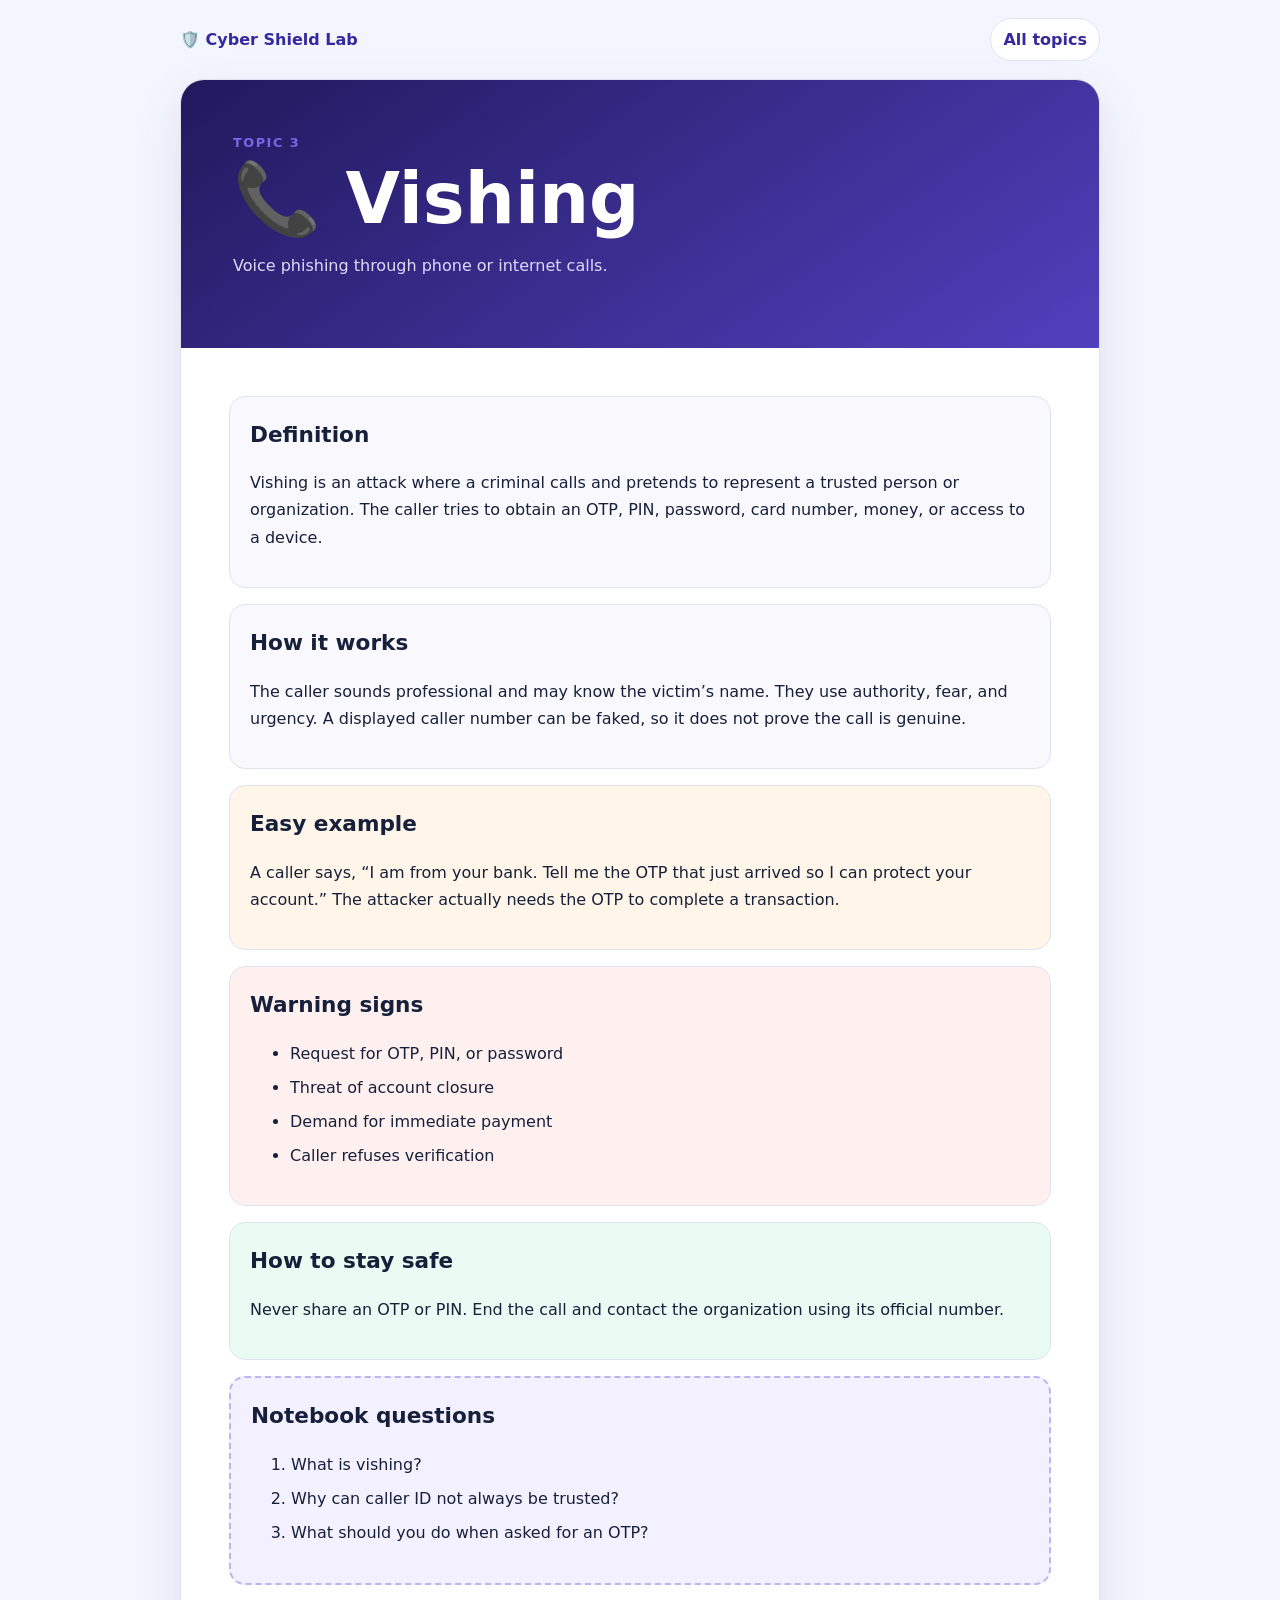
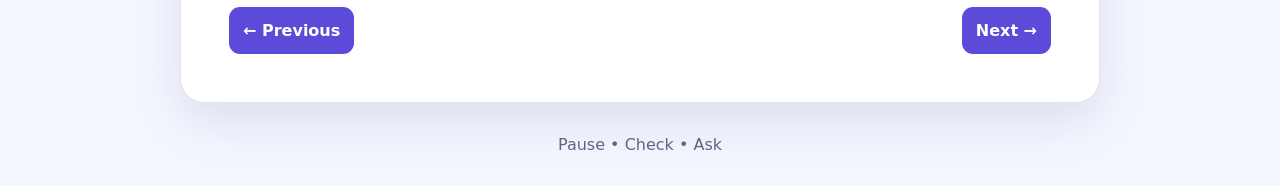
<file: vishing.html>
<!doctype html><html><head><meta charset="utf-8"><meta name="viewport" content="width=device-width"><title>Vishing</title><link rel="stylesheet" href="styles.css"></head><body><header class="wrap"><a href="index.html">🛡️ Cyber Shield Lab</a><a class="home" href="index.html">All topics</a></header><main class="wrap lesson"><section class="head"><div class="eyebrow">Topic 3</div><h1>📞 Vishing</h1><p>Voice phishing through phone or internet calls.</p></section><div class="content"><section class="block"><h2>Definition</h2><p>Vishing is an attack where a criminal calls and pretends to represent a trusted person or organization. The caller tries to obtain an OTP, PIN, password, card number, money, or access to a device.</p></section><section class="block"><h2>How it works</h2><p>The caller sounds professional and may know the victim’s name. They use authority, fear, and urgency. A displayed caller number can be faked, so it does not prove the call is genuine.</p></section><section class="block example"><h2>Easy example</h2><p>A caller says, “I am from your bank. Tell me the OTP that just arrived so I can protect your account.” The attacker actually needs the OTP to complete a transaction.</p></section><section class="block warning"><h2>Warning signs</h2><ul><li>Request for OTP, PIN, or password</li><li>Threat of account closure</li><li>Demand for immediate payment</li><li>Caller refuses verification</li></ul></section><section class="block safe"><h2>How to stay safe</h2><p>Never share an OTP or PIN. End the call and contact the organization using its official number.</p></section><section class="block questions"><h2>Notebook questions</h2><ol><li>What is vishing?</li><li>Why can caller ID not always be trusted?</li><li>What should you do when asked for an OTP?</li></ol></section><nav class="nav"><a href="smishing.html">← Previous</a><a href="pretexting.html">Next →</a></nav></div></main><footer>Pause • Check • Ask</footer></body></html>
</file>
<file: styles.css>
*{box-sizing:border-box}body{margin:0;background:#f4f6ff;color:#17203a;font:16px/1.7 "Segoe UI",system-ui,sans-serif}.wrap{width:min(920px,calc(100% - 28px));margin:auto}header{display:flex;justify-content:space-between;align-items:center;padding:18px 0}header a{font-weight:800;text-decoration:none;color:#35299e}.home{background:#fff;border:1px solid #dfe3f0;padding:7px 12px;border-radius:999px}.hero,.lesson{background:#fff;border:1px solid #dfe3f0;border-radius:24px;box-shadow:0 18px 50px #251f5b1c;overflow:hidden}.hero,.head{padding:clamp(26px,5vw,52px)}.head{background:linear-gradient(145deg,#21195d,#5140bd);color:#fff}.head p{color:#dedbff}.eyebrow{font-size:.8rem;font-weight:850;letter-spacing:.12em;text-transform:uppercase;color:#7667e5}h1{font-size:clamp(2.3rem,6vw,4.4rem);line-height:1;margin:10px 0 18px}.content{padding:clamp(22px,5vw,48px)}.block{padding:20px;border:1px solid #dfe3f0;border-radius:16px;background:#f8f8fd;margin-bottom:16px}.block h2{margin:0 0 8px;font-size:1.35rem}.example{background:#fff5e8}.warning{background:#fff0f0}.safe{background:#eafbf4}.questions{background:#f3f0ff;border:2px dashed #bcb4ee}.questions li+li,li+li{margin-top:7px}.grid{display:grid;grid-template-columns:repeat(2,1fr);gap:14px;margin-top:25px}.card{display:flex;gap:14px;align-items:center;padding:19px;background:#f8f8fd;border:1px solid #dfe3f0;border-radius:16px;text-decoration:none;color:#17203a}.card:hover{border-color:#7667e5}.icon{font-size:2rem}.card b{display:block}.card span span{color:#5d6880}.nav{display:flex;justify-content:space-between;gap:10px;margin-top:22px}.nav a{padding:10px 14px;border-radius:11px;background:#5b4bd8;color:#fff;font-weight:800;text-decoration:none}.print{border:0;border-radius:10px;padding:9px 13px;background:#5b4bd8;color:#fff;font-weight:800;cursor:pointer}footer{text-align:center;color:#5d6880;padding:28px}@media(max-width:650px){.grid{grid-template-columns:1fr}}@media print{body{background:#fff}header,.nav,.print,footer{display:none}.lesson{border:0;box-shadow:none}.head{background:#fff;color:#17203a;padding:0 0 15px}.head p{color:#5d6880}.content{padding:0}.block{break-inside:avoid}}
</file>
<file: assessment.css>
*{box-sizing:border-box}body{margin:0;background:#f4f6ff;color:#17203a;font:16px/1.6 "Segoe UI",system-ui;transition:background .35s}.shell{width:min(780px,calc(100% - 28px));margin:auto;padding-bottom:40px}header{display:flex;justify-content:space-between;padding:20px 0}header a{font-weight:850;color:#4537b7;text-decoration:none}.card{background:#fff;border:1px solid #dfe3f0;border-radius:24px;padding:clamp(24px,5vw,46px);box-shadow:0 18px 50px #251f5b1c;transition:border-color .3s,box-shadow .3s}.kicker{text-transform:uppercase;letter-spacing:.12em;color:#5b4bd8;font-weight:850}h1{font-size:clamp(2.3rem,6vw,4rem);line-height:1;margin:.2em 0}h2{font-size:clamp(1.4rem,4vw,2rem)}.levels{display:grid;grid-template-columns:auto 1fr;gap:8px 18px;background:#f3f0ff;padding:18px;border-radius:14px}.topline{display:flex;justify-content:space-between;font-weight:850;font-size:1.05rem}.section-note{margin:5px 0;color:#5d6880}.bar{height:10px;background:#e8e7f4;border-radius:99px;overflow:hidden;margin:10px 0 28px}.bar i{display:block;height:100%;background:#5b4bd8;transition:width .3s}.help{color:#5d6880;font-size:.92rem}.options{display:grid;gap:11px}.option{display:flex;align-items:center;gap:12px;padding:14px 16px;text-align:left;border:2px solid #dfe3f0;background:#fff;color:#17203a;border-radius:13px;font:inherit;font-weight:700;cursor:pointer}.option:hover{border-color:#7667e5}.option:disabled{cursor:default}.key{width:28px;height:28px;flex:0 0 auto;display:grid;place-items:center;border-radius:8px;background:#f0eff8;color:#5145ad}.option.correct{background:#eafbf4;border-color:#087f5b;color:#075c43}.option.wrong{background:#fff0f0;border-color:#b42318;color:#8f2118}button{border:0;border-radius:11px;padding:12px 18px;background:#5b4bd8;color:#fff;font:inherit;font-weight:800;cursor:pointer}button:disabled{opacity:.65}.secondary{background:#fff;color:#17203a;border:2px solid #dfe3f0}.hint{margin:18px 0;background:#b45309}.hint-status{padding:12px 14px;background:#eafbf4;color:#075c43;border-radius:12px;font-weight:750}.feedback,.error{padding:15px;border-radius:13px}.feedback{background:#f3f0ff}.error{background:#fff0f0;color:#9f2118}.result{text-align:center}.score{font-size:4rem;font-weight:900;color:#5b4bd8}.result-actions{display:flex;justify-content:center;gap:10px;flex-wrap:wrap}.teacher-tip{margin-top:25px;color:#5d6880}.hidden{display:none}
body.easy{background:linear-gradient(135deg,#dff7e9,#bdebd0)}body.easy .card{border-color:#9dd8b6;box-shadow:0 18px 50px #16653420}body.easy .bar i{background:#168447}body.easy #section{color:#087f5b}
body.medium{background:linear-gradient(135deg,#fff4bd,#ffd29c)}body.medium .card{border-color:#f0bd65;box-shadow:0 18px 50px #b4530922}body.medium .bar i{background:linear-gradient(90deg,#eab308,#f97316)}body.medium #section{color:#b45309}
body.hard{background:linear-gradient(135deg,#ffe0e0,#ffbcbc)}body.hard .card{border-color:#ef9a9a;box-shadow:0 18px 50px #b91c1c25}body.hard .bar i{background:#d12626}body.hard #section{color:#b42318}
body.complete{background:linear-gradient(135deg,#e8e2ff,#cfeff4)}
@media(max-width:520px){header{font-size:.9rem}.option{padding:12px}.card{border-radius:18px}}@media print{header,button,.help{display:none}.card{box-shadow:none;border:0}}
</file>
